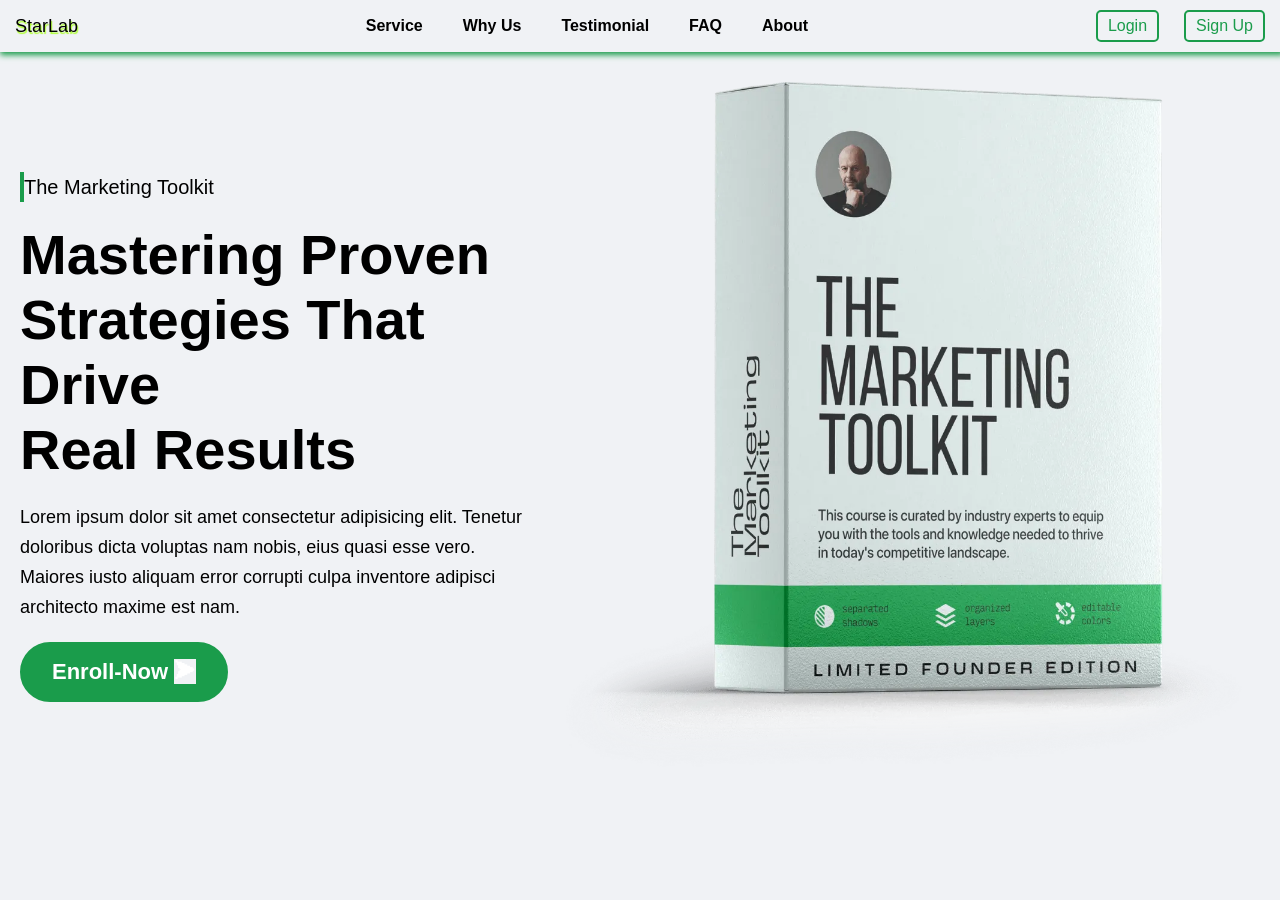
<file: Css Project/index.html>
<!DOCTYPE html>
<html lang="en">
<head>
    <meta charset="UTF-8">
    <meta name="viewport" content="width=device-width, initial-scale=1.0">
    <meta http-equiv="X-UA-Compatible" content="ie=edge">
    <link rel="stylesheet" href="style.css">
    <title>Mini-Project</title>
</head>
<body>
<!--header section start-->
     <header>
        <nav class="navbar">
            <div class="logo">StarLab</div>
        <ul class="nav-link">
            <li><a href="#">Service</a></li>
            <li><a href="#">Why Us</a></li>
            <li><a href="#">Testimonial</a></li>
            <li><a href="#">FAQ</a></li>
            <li><a href="#">About</a></li>
        </ul>
             <div class="login-signUp">
                <a class="login" href="#">Login</a>
                <a class="sign-up" href="#">Sign Up</a>
             </div>
        </nav>
     </header>
<!--header section end-->

<!--main section start-->
<section class="banner">
    <div class="banner-contents">
     <p class="toolkit">The Marketing Toolkit</p>
     <h1>Mastering Proven <br>
        Strategies That Drive<br>
        Real Results</h1>
        <p>Lorem ipsum dolor sit amet consectetur adipisicing elit. Tenetur doloribus dicta voluptas nam nobis, eius quasi esse vero. Maiores iusto aliquam error corrupti culpa inventore adipisci architecto maxime est nam.</p>
        <button>Enroll-Now <span>&#11166;</span></button>
    </div>
          <div class="banner-image">
           <img src="image/imag.webp">
          </div>
</section>
<!--main section end-->
</body>
</html>
</file>
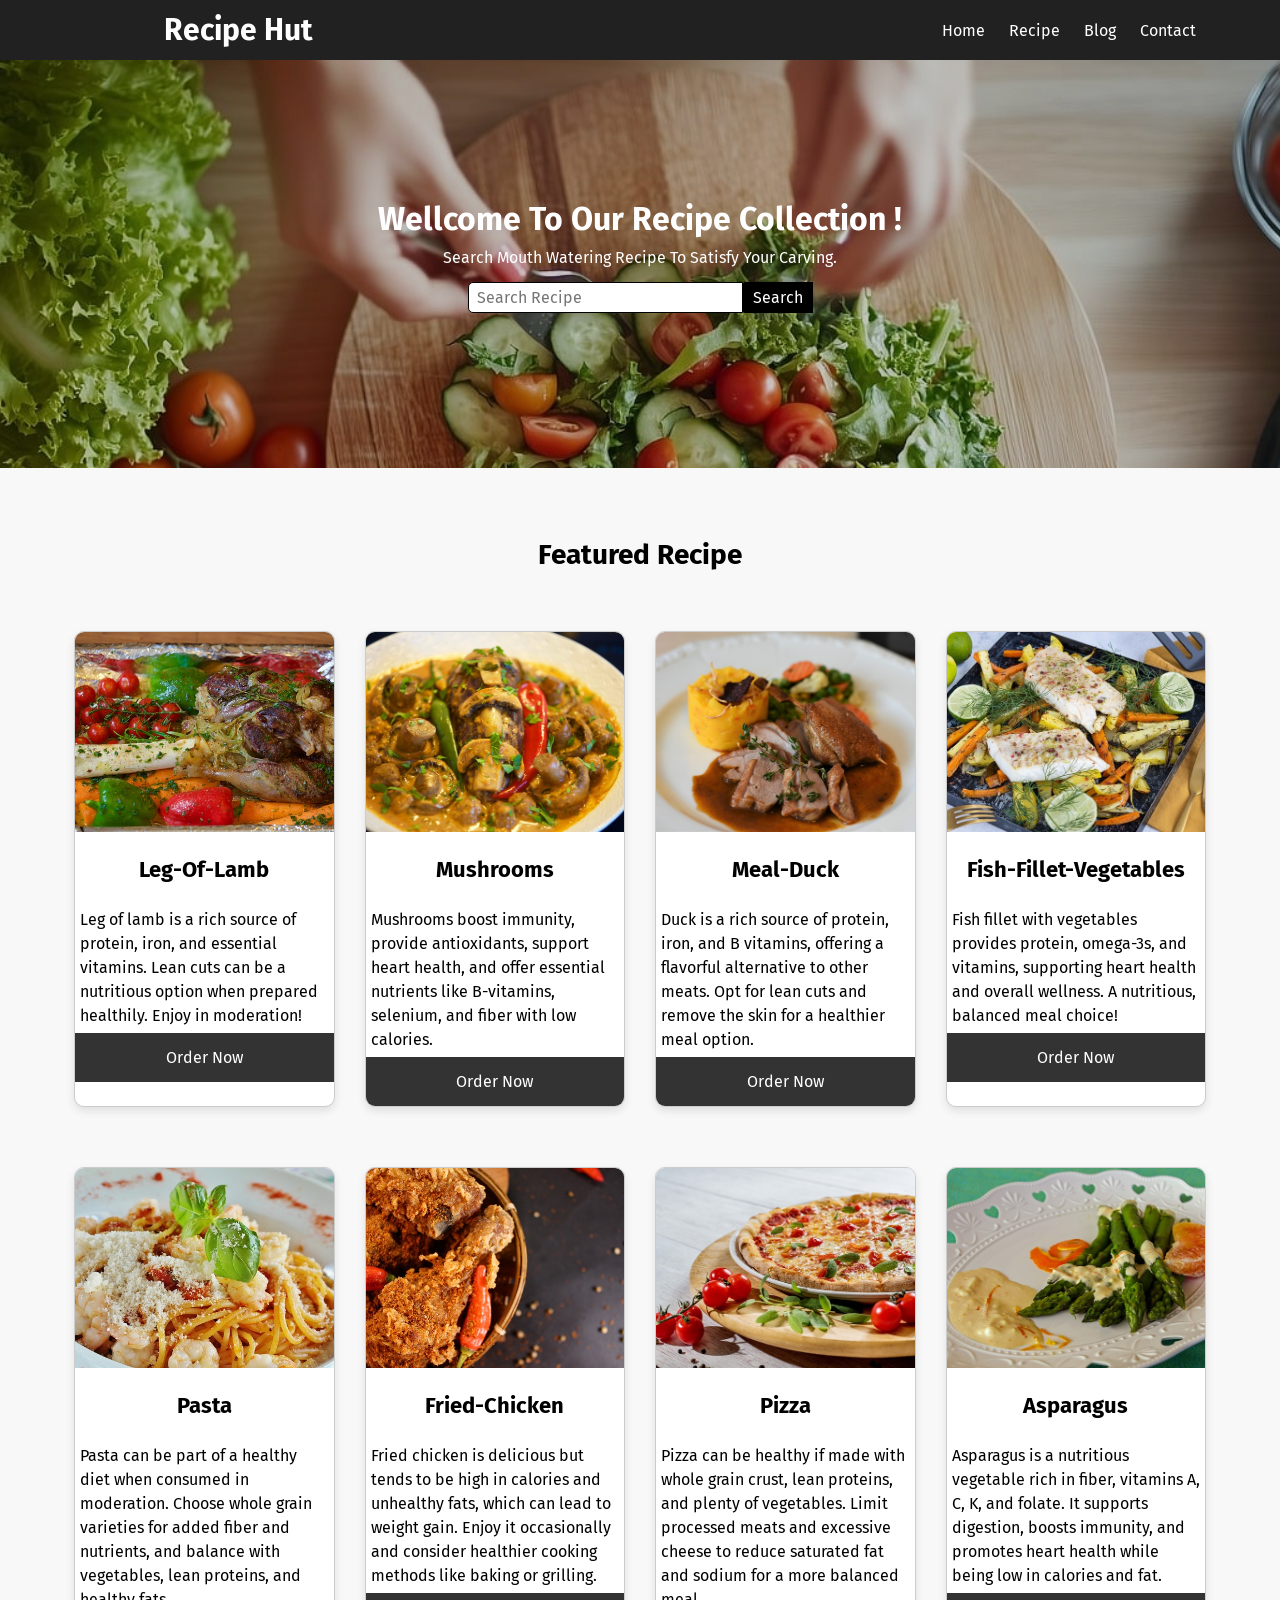
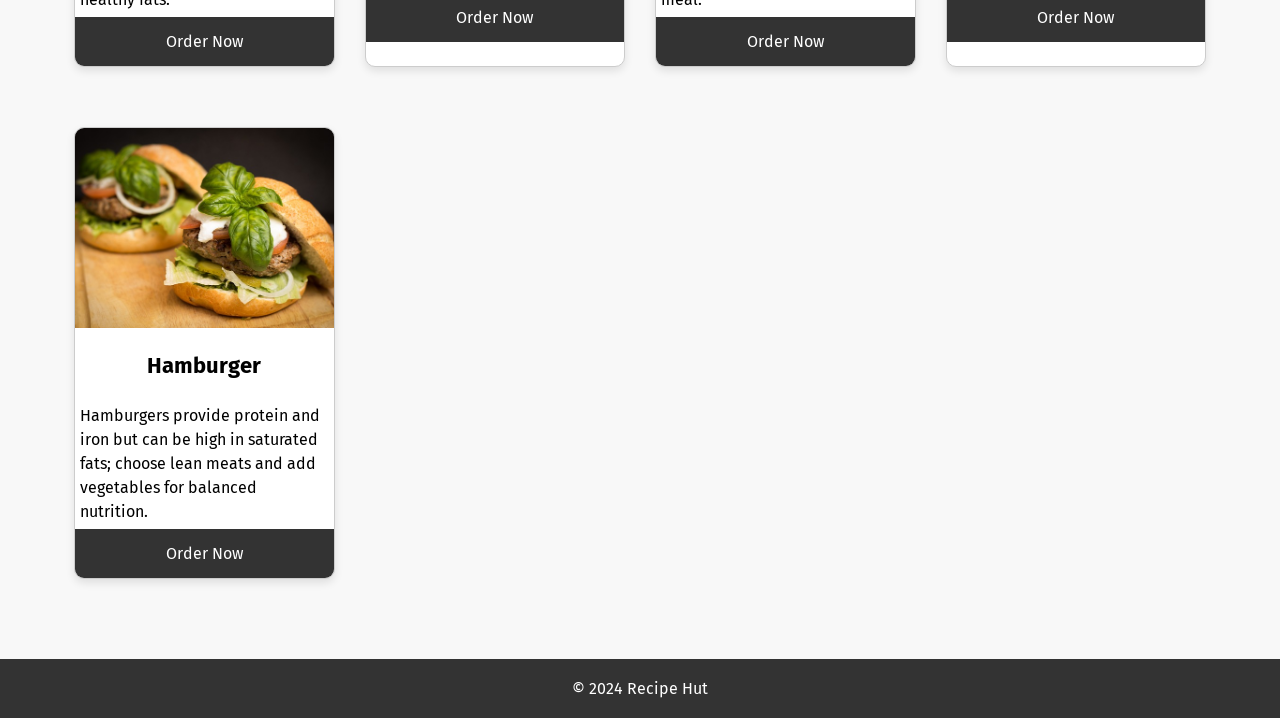
<file: Recipe hut/index.html>
<!DOCTYPE html>
<html lang="en">
<head>
    <meta charset="UTF-8">
    <meta name="viewport" content="width=device-width, initial-scale=1.0">
    <meta http-equiv="X-UA-Compatible" content="ie=edge">
    <link rel="stylesheet" href="https://cdnjs.cloudflare.com/ajax/libs/font-awesome/6.6.0/css/all.min.css">
    <title>Recipe Hut</title>
    <!-- font awesome cdn start -->
    <link rel="stylesheet" href="https://cdnjs.cloudflare.com/ajax/libs/font-awesome/6.6.0/css/all.min.css">
    <!-- font awesome cdn end -->
     <link rel="stylesheet" media="screen and (max-width: 600px)" href="mobile.css">
     <link rel="stylesheet" media="screen and (min-width: 768px)" href="tablet.css">
     <link rel="stylesheet" media="screen and (min-width: 992px)" href="laptop.css">
     <!-- google font start -->
     <link rel="preconnect" href="https://fonts.googleapis.com">
     <link rel="preconnect" href="https://fonts.gstatic.com" crossorigin>
     <link href="https://fonts.googleapis.com/css2?family=Fira+Sans:ital,wght@0,100;0,200;0,300;0,400;0,500;0,600;0,700;0,800;0,900;1,100;1,200;1,300;1,400;1,500;1,600;1,700;1,800;1,900&family=Montserrat:ital,wght@0,100..900;1,100..900&display=swap" rel="stylesheet">
     <!-- google font end -->
    <link rel="stylesheet" href="style.css">
</head>
<body>
<header>

  <div class="container">

    <div class="logo"><p>Recipe Hut</p></div>

    <nav>
      <div class="menu-icon">
      &#9776
      </div>

      <ul class="nav-list">
      <li>Home</li>
      <li>Recipe</li>
      <li>Blog</li>
      <li>Contact</li>
     </ul>
    </nav>

  </div>

</header>
<!-- hero-area code start -->
<div class="hero-container">
  
  <div class="hero-item">
    <h1>Wellcome To Our Recipe Collection !</h1>
    <p>Search Mouth Watering Recipe To Satisfy Your Carving.</p>

    <form class="form-section">
     
      <input type="text" placeholder="Search Recipe">
      <button type="submit">Search</button>

    </form>
  </div>

</div>
<!-- hero-area code end -->

<!-- main section start -->

<!-- first section start -->
 <section class="first-section">

 <h2>Featured Recipe</h2>

 <div class="recipe-section">
 
  <div class="recipe-card">
    <img src="image/leg-of-lamb.jpg" alt="">
    <h3>Leg-Of-Lamb</h3>
    <p>Leg of lamb is a rich source of protein, iron, and essential vitamins. Lean cuts can be a nutritious option when prepared healthily. Enjoy in moderation!</p>
    <a href="#">Order Now</a>
  </div>
 
  <div class="recipe-card">
    <img src="image/mushrooms.jpg" alt="">
    <h3>Mushrooms</h3>
    <p>Mushrooms boost immunity, provide antioxidants, support heart health, and offer essential nutrients like B-vitamins, selenium, and fiber with low calories.</p>
    <a href="#">Order Now</a>
  </div>
 
  <div class="recipe-card">
    <img src="image/meal-duck.jpg" alt="">
    <h3>Meal-Duck</h3>
    <p>Duck is a rich source of protein, iron, and B vitamins, offering a flavorful alternative to other meats. Opt for lean cuts and remove the skin for a healthier meal option.</p>
    <a href="#">Order Now</a>
  </div>
 
  <div class="recipe-card">
    <img src="image/fish- fillet.jpg" alt="">
    <h3>Fish-Fillet-Vegetables</h3>
    <p>
      Fish fillet with vegetables provides protein, omega-3s, and vitamins, supporting heart health and overall wellness. A nutritious, balanced meal choice!</p>
    <a href="#">Order Now</a>
  </div>
 
  <div class="recipe-card">
    <img src="image/pasta.jpg" alt="">
    <h3>Pasta</h3>
    <p>Pasta can be part of a healthy diet when consumed in moderation. Choose whole grain varieties for added fiber and nutrients, and balance with vegetables, lean proteins, and healthy fats.
   </p>
    <a href="#">Order Now</a>
  </div>

 
  <div class="recipe-card">
    <img src="image/fried-chicken.jpg" alt="">
    <h3>Fried-Chicken</h3>
    <p>
      Fried chicken is delicious but tends to be high in calories and unhealthy fats, which can lead to weight gain. Enjoy it occasionally and consider healthier cooking methods like baking or grilling.
    </p>
    <a href="#">Order Now</a>
  </div>
 
  <div class="recipe-card">
    <img src="image/pizza.jpg" alt="">
    <h3>Pizza</h3>
    <p>
      Pizza can be healthy if made with whole grain crust, lean proteins, and plenty of vegetables. Limit processed meats and excessive cheese to reduce saturated fat and sodium for a more balanced meal.</p>
    <a href="#">Order Now</a>
  </div>
 
  <div class="recipe-card">
    <img src="image/asparagus.jpg" alt="">
    <h3>Asparagus</h3>
    <p>Asparagus is a nutritious vegetable rich in fiber, vitamins A, C, K, and folate. It supports digestion, boosts immunity, and promotes heart health while being low in calories and fat.</p>
    <a href="#">Order Now</a>
  </div>
 
  <div class="recipe-card">
    <img src="image/hamburger.jpg" alt="">
    <h3>Hamburger</h3>
    <p>Hamburgers provide protein and iron but can be high in saturated fats; choose lean meats and add vegetables for balanced nutrition.</p>
    <a href="#">Order Now</a>
  </div>

</div>

</section>
<!-- first section start -->
<!-- main section end -->


<!-- footer section start -->
 <footer>

  <div class="footer-item">

    <p>&copy; 2024 Recipe Hut</p>

  </div>

</footer>
<!-- footer section end -->


</body>
</html>
</file>
<file: Css Project/style.css>
*{
    margin: 0;
    padding: 0;
    box-sizing: border-box;
    background-color: #F0F2F5;
}
body{
    font-family: Arial, Helvetica, sans-serif;
}
:root{
    --bg-color: #1a9c4b;
   --color: black;
}

      /* header section start */
      header{
        max-width: 1440px;
        margin:  0 auto;
    }
    
.navbar{
    display: flex;
    justify-content: space-between;
    align-items: center;
    padding: 10px 15px;
    box-shadow: 2px 1px 6px 2px var(--bg-color);
   
}

.logo{
    font-size: 18px;
    text-shadow: 1px 2px 1px greenyellow;
}

.nav-link{
    display: flex;
    align-items: center;
    list-style-type: none;
    gap: 40px;
}
.nav-link li a{
    text-decoration: none;
    font-weight: bold;
    color: var(--color);
    transition: color 0.3s;
}
.nav-link li a:hover{
color: var(--bg-color);
}
.nav-link li{
    position: relative;
}
.nav-link li::after{
    content: '';
    width: 0;
    height: 2px;
    background-color: var(--bg-color);
    position: absolute;
    left: 0;
    bottom: 0;
    transition: width 0.3s;
}
.nav-link li:hover::after{
    width: 100%;
}

.login-signUp{
  display: flex;
  align-items: center;
  gap: 25px;
}
.login{
border: 2px solid var(--bg-color);
padding: 5px 10px;
background: transparent;
text-decoration: none;
color: var(--bg-color);
border-radius: 5px;
transition: 0.5s;
}

.sign-up{
border: 2px solid var(--bg-color);
padding: 5px 10px;
background: transparent;
text-decoration: none;
color: var(--bg-color);
border-radius: 5px;
transition: 0.5s;
}

.login:hover{
    background-color: var(--bg-color);
    color: white;
}
.sign-up:hover{
    background-color: var(--bg-color);
    color: white;
}

      /* header section end */

     /* main section start*/
      .banner{
        display: flex;
        justify-content: space-between;
        align-items: center;
        margin-top: 30px;
        padding: 0 20px;
      }

     .banner-contents .toolkit{
        text-align: justify;
        font-size: 20px;
        border-left: 4px solid var(--bg-color);
      }

      .banner-contents h1{
        font-size: 3.5rem;
        font-weight: 900;
        margin-top: 20px;
     }
      .banner-contents p{
        margin-top: 20px;
       font-size: 18px;
       line-height: 30px;
     }

    .banner-contents button{
     border: none;
     background-color: var(--bg-color);
     padding: 15px 30px;
     margin-top: 20px;
     border-radius: 50px;
     font-size: 22px;
     font-weight: 600;
     color: white;
     border: 2px solid var(--bg-color);
     transition: 0.5s;
     }

     .banner-contents button:hover{
        background: transparent;
        color: var(--color);
     }

     .banner-image img{
        width: 720px;
    }
      /* main section end*/

      /* Project End*/
</file>
<file: Recipe hut/mobile.css>

</file>
<file: Recipe hut/tablet.css>

</file>
<file: Recipe hut/laptop.css>
.container-item{
      flex: 50%;
    }
</file>
<file: Recipe hut/style.css>
*{
    margin: 0;
    padding: 0;
    box-sizing: border-box;
    font-family: "Fira Sans", sans-serif;
} 

html{
    scroll-behavior: smooth;
   
}

body{
  background-color: #f8f8f8;
  width: 100%;
  min-height: 100vh;
}

header{
  background-color: #222121;
  width: 100%;
  height: 60px;
  color: #fff;
  display: flex;
  align-items: center;
}

.container{
  width: 90%;
  margin: 0 auto;
  display: flex;
  justify-content: space-between;
  align-items: center;
}

.nav-list{
  display: none;
}

nav ul li{
  list-style-type: none;
  display: inline;
  margin-right: 20px;
  transition: 0.5s;
  cursor: pointer;
}

nav ul li:hover{
  color: rgba(233, 95, 95, 0.918);
}

.logo{
  font-size: 30px;
  font-weight: bold;
  margin-left: 100px;
}

/* hero-area code start */

.hero-container{
  width: 100%;
  background-image: linear-gradient(to right, rgba(0, 0, 0, 0.205), rgba(0, 0, 0, 0.205)) ,url("image/vegetables.jpg");
  height: auto;
  background-repeat: no-repeat;
  background-position: center center;
  background-attachment: fixed;
  background-size: cover;
  margin-bottom: 20px;
}

.hero-item{
  text-align: center;
  color: #fff;
  padding: 140px 0;
}

.hero-item h1{
  margin-bottom: 10px;
}

.form-section{
  max-width: 550px;
  margin: 15px auto;
  display: flex;
  justify-content: center;
  align-items: center;
}

.form-section input{
  width: 50%;
  padding: 5px 8px;
  outline: none;
  border: none;
  border-radius: 5px 0 0 5px;
  font-size: 1rem;
  border: 1px solid black;
}

.form-section button{
  padding: 6px 10px;
  border: none;
  border-radius: 2px 0 0 2px;
  font-size: 1rem;
  background-color: black;
  color: white;
  margin-left: -70x;
  cursor: pointer;
}
/* hero-area code end */

/* main section start */

/* first section start */
.first-section{
  padding: 50px 0;
}

.first-section h2{
  font-size: 28px;
  text-align: center;
  margin-bottom: 30px;
}

.recipe-section{
  display: grid;
  grid-template-columns: repeat(auto-fit, minmax(250px, 1fr));
  column-gap: 10px;
  width: 90%;
  margin: 0 auto;
}

.recipe-card{
  background-color: #fff;
  margin: 30px 10px;
  border: 1px solid #ccc;
  border-radius: 10px;
  overflow: hidden;
  box-shadow: 0 4px 8px rgba(0, 0, 0, 0.1);
}


.recipe-card img{
  width: 100%;
  height: 200px;
  object-fit: cover;
}

.recipe-card h3{
  text-align: center;
  font-size: 22px;
  padding: 20px;
}

.recipe-card p{
 line-height: 1.5;
 padding: 5px;
}


.recipe-card a{
  text-decoration: none;
  background-color: #333;
  color: #fff;
  display: block;
  padding: 15px 0;
  cursor: pointer;
  text-align: center;
}

.recipe-card a:hover{
  background-color: cadetblue;
  color: #333;
}
/* first section end */
/* main section end */

/* footer section start */
.footer-item{
  background-color: #333;
  padding: 20px 0;
  color: #fff;
  text-align: center;
}
/* footer section end */
.menu-icon{
  font-size: 24px;
  padding: 20px;
  text-align: right;
  cursor: pointer;
  display: block;
}

@media screen and (min-width:768px) {
  .menu-icon{
    display: none;
  }

  .nav-list{
    display: block;
  }
}

@media screen and (max-width:768px) {
   .hero-item h1{
    font-size: 28px;
   }

   .hero-item p{
    font-size: 15px;
   }

}
</file>
